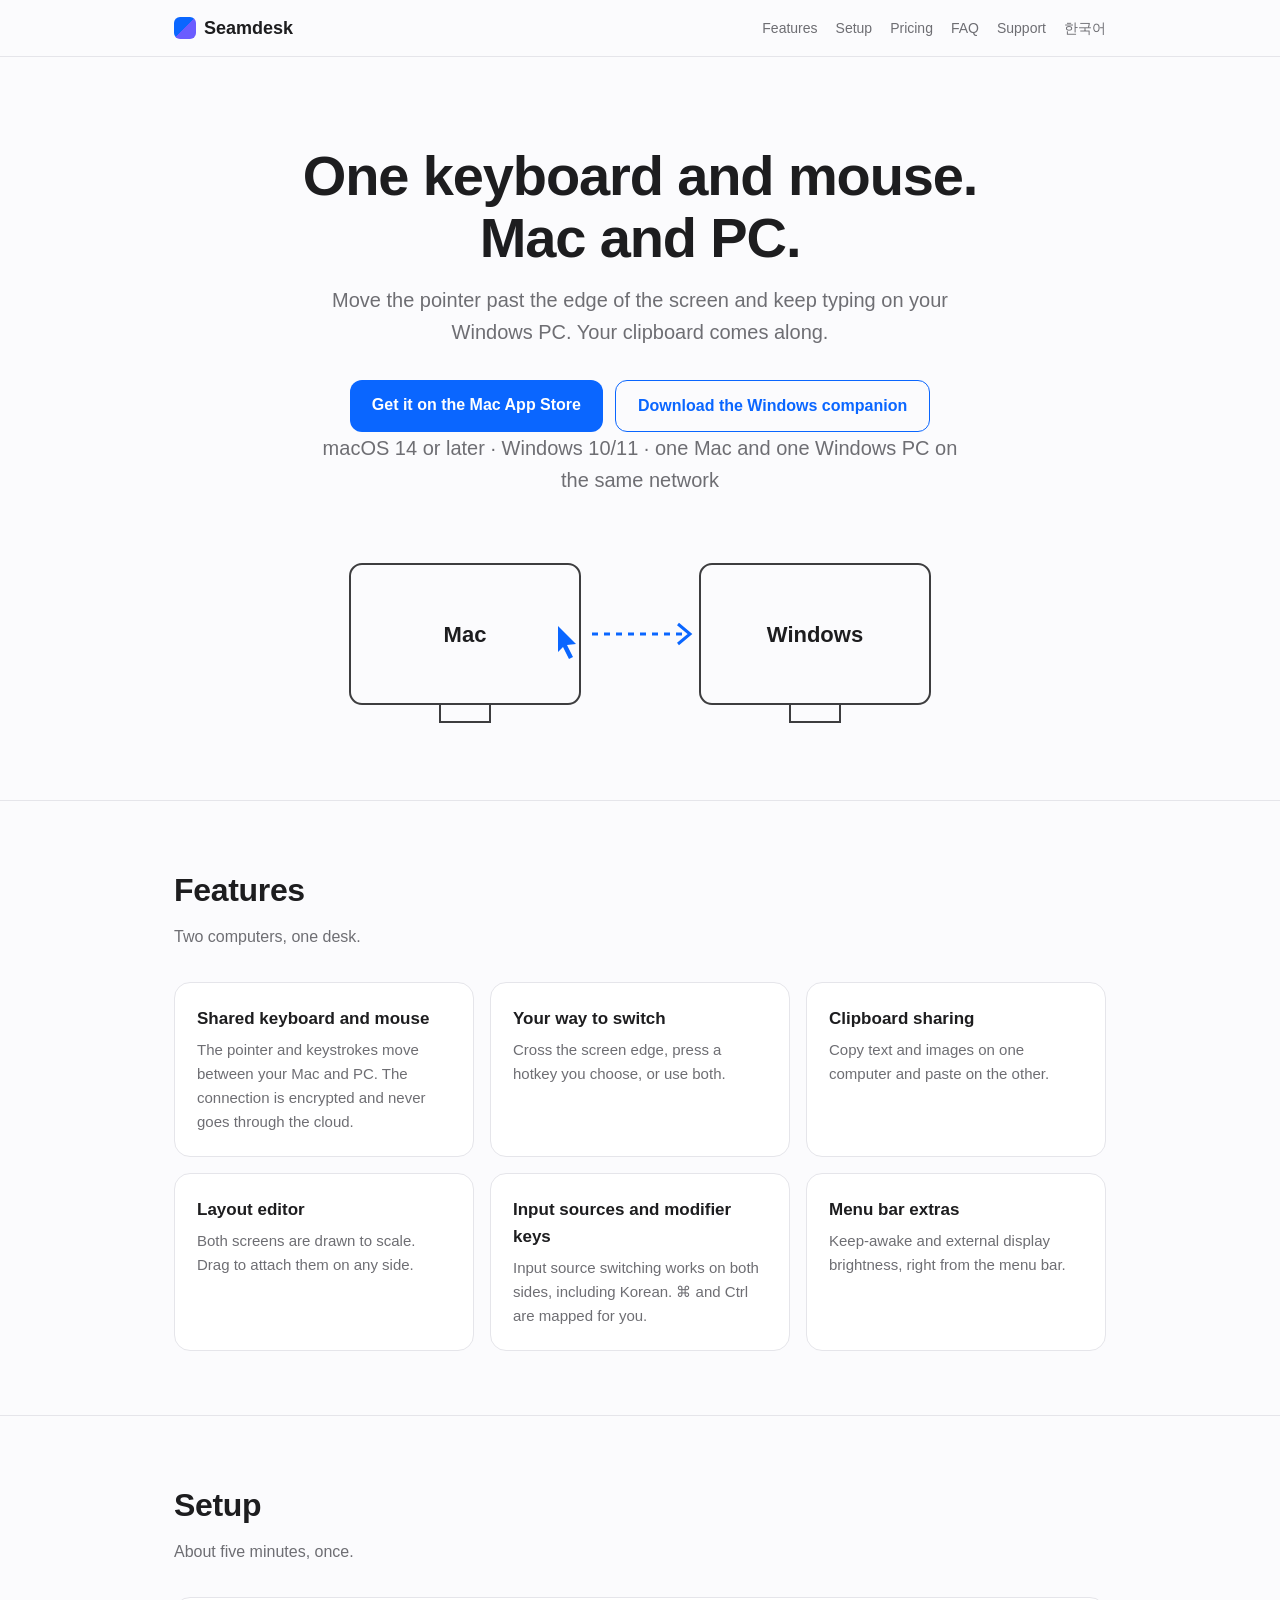
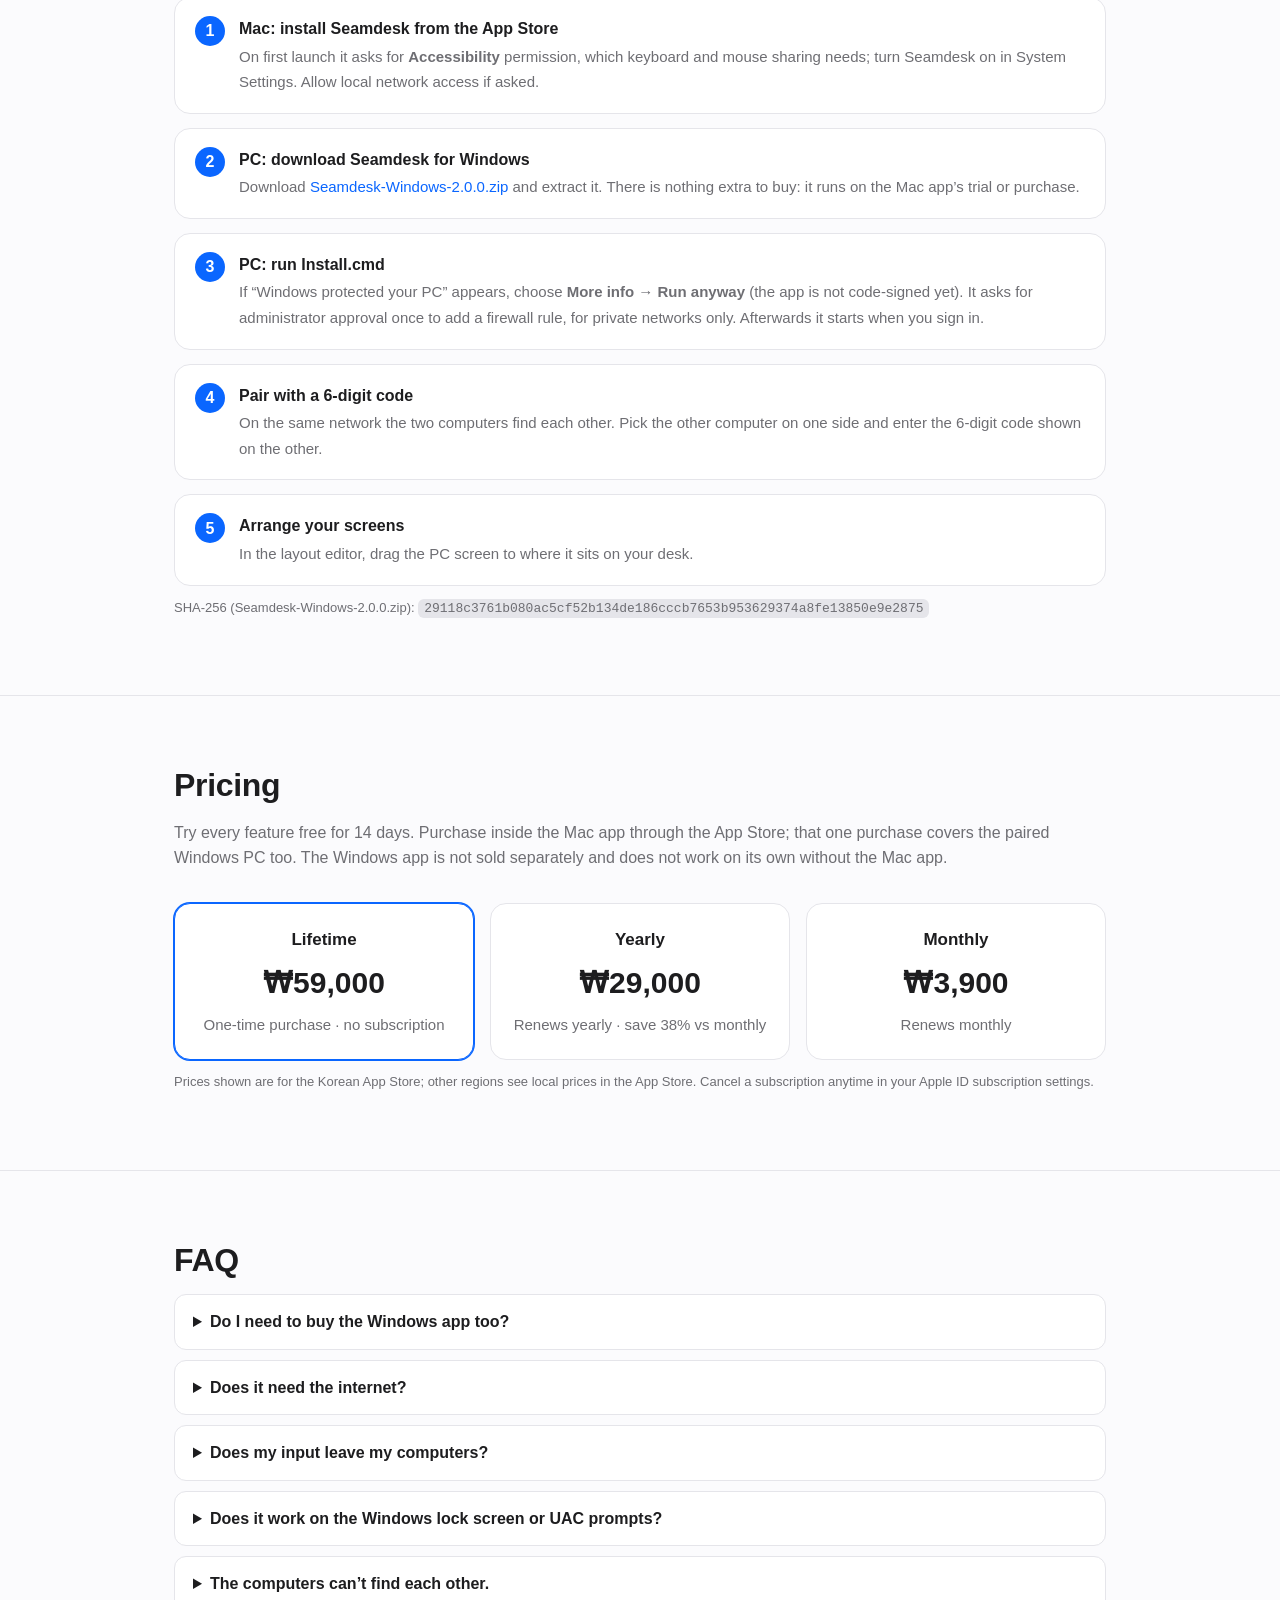
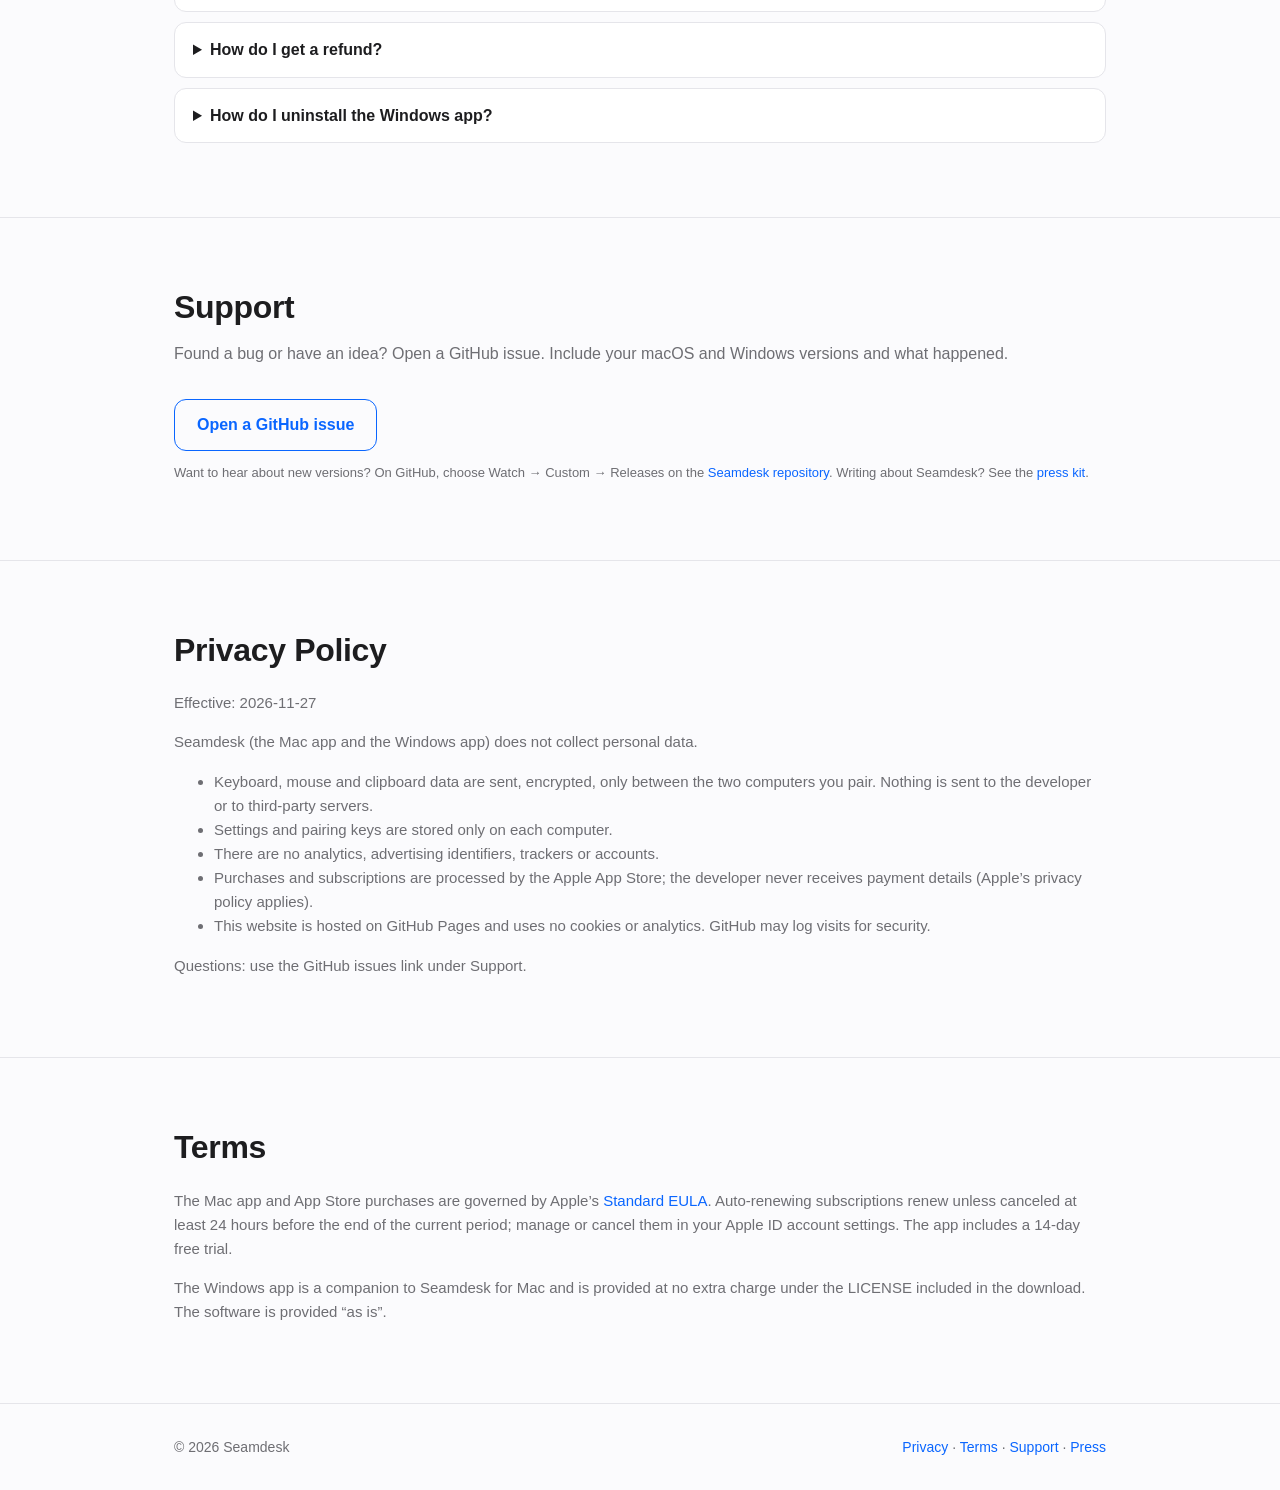
<file: index.html>
<!doctype html><html lang="en"><head><meta charset="utf-8"><meta name="viewport" content="width=device-width,initial-scale=1">
<title>Seamdesk — One keyboard and mouse for Mac and PC</title>
<meta name="description" content="Use one keyboard and mouse across your Mac and Windows PC. Move the pointer past the screen edge and keep typing on the other computer. Encrypted, no cloud.">
<link rel="alternate" hreflang="en" href="https://junebeomseo-beep.github.io/seamdesk/"><link rel="alternate" hreflang="ko" href="https://junebeomseo-beep.github.io/seamdesk/ko/">
<meta property="og:title" content="Seamdesk"><meta property="og:description" content="One keyboard and mouse for Mac and PC"><meta property="og:image" content="https://junebeomseo-beep.github.io/seamdesk/assets/og-en.jpg"><meta property="og:url" content="https://junebeomseo-beep.github.io/seamdesk/"><meta name="twitter:card" content="summary_large_image">
<link rel="stylesheet" href="style.css"></head><body>
<header><div class="wrap"><a class="logo" href="#top"><i></i>Seamdesk</a><nav>
<a href="#features">Features</a><a href="#setup">Setup</a><a href="#pricing">Pricing</a><a href="#faq">FAQ</a><a href="#support">Support</a><a href="ko/" hreflang="ko">한국어</a></nav></div></header>
<main id="top">
<div class="hero wrap"><h1>One keyboard and mouse.<br>Mac and PC.</h1>
<p>Move the pointer past the edge of the screen and keep typing on your Windows PC. Your clipboard comes along.</p>
<div class="btns"><a class="btn" href="https://apps.apple.com/app/id6839476326">Get it on the Mac App Store</a><a class="btn ghost" href="https://github.com/junebeomseo-beep/seamdesk/releases/download/v2.0.0/Seamdesk-Windows-2.0.0.zip">Download the Windows companion</a></div>
<p class="note">macOS 14 or later · Windows 10/11 · one Mac and one Windows PC on the same network</p>
<svg class="diagram" viewBox="0 0 620 200" role="img" aria-label="Mac and Windows PC sharing one keyboard and mouse"><g fill="none" stroke="currentColor" stroke-width="2" opacity=".85"><rect x="20" y="20" width="230" height="140" rx="12"/><rect x="370" y="20" width="230" height="140" rx="12"/><path d="M110 160v18h50v-18M460 160v18h50v-18"/></g><text x="135" y="98" text-anchor="middle" font-size="22" font-weight="700" fill="currentColor">Mac</text><text x="485" y="98" text-anchor="middle" font-size="22" font-weight="700" fill="currentColor">Windows</text><path d="M262 90h96" stroke="#0a66ff" stroke-width="3" stroke-dasharray="6 6"/><path d="M348 80l12 10-12 10" fill="none" stroke="#0a66ff" stroke-width="3"/><path d="M228 108l0-26 18 18-9 1 6 12-4 2-6-12z" fill="#0a66ff"/></svg></div>
<section id="features"><div class="wrap"><h2>Features</h2><p class="lead">Two computers, one desk.</p><div class="grid">
<div class="card"><h3>Shared keyboard and mouse</h3><p>The pointer and keystrokes move between your Mac and PC. The connection is encrypted and never goes through the cloud.</p></div>
<div class="card"><h3>Your way to switch</h3><p>Cross the screen edge, press a hotkey you choose, or use both.</p></div>
<div class="card"><h3>Clipboard sharing</h3><p>Copy text and images on one computer and paste on the other.</p></div>
<div class="card"><h3>Layout editor</h3><p>Both screens are drawn to scale. Drag to attach them on any side.</p></div>
<div class="card"><h3>Input sources and modifier keys</h3><p>Input source switching works on both sides, including Korean. ⌘ and Ctrl are mapped for you.</p></div>
<div class="card"><h3>Menu bar extras</h3><p>Keep-awake and external display brightness, right from the menu bar.</p></div>
</div></div></section>
<section id="setup"><div class="wrap"><h2>Setup</h2><p class="lead">About five minutes, once.</p><ol class="steps">
<li><b>Mac: install Seamdesk from the App Store</b><span>On first launch it asks for <b style="display:inline">Accessibility</b> permission, which keyboard and mouse sharing needs; turn Seamdesk on in System Settings. Allow local network access if asked.</span></li>
<li><b>PC: download Seamdesk for Windows</b><span>Download <a href="https://github.com/junebeomseo-beep/seamdesk/releases/download/v2.0.0/Seamdesk-Windows-2.0.0.zip">Seamdesk-Windows-2.0.0.zip</a> and extract it. There is nothing extra to buy: it runs on the Mac app’s trial or purchase.</span></li>
<li><b>PC: run Install.cmd</b><span>If “Windows protected your PC” appears, choose <b style="display:inline">More info → Run anyway</b> (the app is not code-signed yet). It asks for administrator approval once to add a firewall rule, for private networks only. Afterwards it starts when you sign in.</span></li>
<li><b>Pair with a 6-digit code</b><span>On the same network the two computers find each other. Pick the other computer on one side and enter the 6-digit code shown on the other.</span></li>
<li><b>Arrange your screens</b><span>In the layout editor, drag the PC screen to where it sits on your desk.</span></li>
</ol><p class="note">SHA-256 (Seamdesk-Windows-2.0.0.zip): <code>29118c3761b080ac5cf52b134de186cccb7653b953629374a8fe13850e9e2875</code></p></div></section>
<section id="pricing"><div class="wrap"><h2>Pricing</h2><p class="lead">Try every feature free for 14 days. Purchase inside the Mac app through the App Store; that one purchase covers the paired Windows PC too. The Windows app is not sold separately and does not work on its own without the Mac app.</p><div class="grid">
<div class="card price best"><h3>Lifetime</h3><div class="amt">₩59,000</div><p>One-time purchase · no subscription</p></div>
<div class="card price"><h3>Yearly</h3><div class="amt">₩29,000</div><p>Renews yearly · save 38% vs monthly</p></div>
<div class="card price"><h3>Monthly</h3><div class="amt">₩3,900</div><p>Renews monthly</p></div>
</div><p class="note">Prices shown are for the Korean App Store; other regions see local prices in the App Store. Cancel a subscription anytime in your Apple ID subscription settings.</p></div></section>
<section id="faq"><div class="wrap"><h2>FAQ</h2>
<details><summary>Do I need to buy the Windows app too?</summary><p>No. The Windows app is a companion to Seamdesk for Mac. It runs on the Mac app’s trial or purchase, and stops together with the Mac side when that ends.</p></details>
<details><summary>Does it need the internet?</summary><p>No. Both computers only need to be on the same local network. It uses TCP port 24810 and UDP port 24811.</p></details>
<details><summary>Does my input leave my computers?</summary><p>No. Keyboard, mouse and clipboard data travel encrypted only between your two paired computers. No servers, no accounts, no analytics.</p></details>
<details><summary>Does it work on the Windows lock screen or UAC prompts?</summary><p>No. Windows only allows input after you sign in, so use the PC’s own keyboard for the lock screen and UAC prompts.</p></details>
<details><summary>The computers can’t find each other.</summary><p>Check that both are on the same network, that the Windows network profile is “Private”, and that you approved the firewall prompt during install. Office and guest Wi-Fi often block device-to-device traffic.</p></details>
<details><summary>How do I get a refund?</summary><p>App Store refunds are handled by Apple. Request one at <a href="https://reportaproblem.apple.com">reportaproblem.apple.com</a>.</p></details>
<details><summary>How do I uninstall the Windows app?</summary><p>Run Uninstall.cmd from the extracted folder. It removes the app, the sign-in startup entry and the firewall rule.</p></details>
</div></section>
<section id="support"><div class="wrap"><h2>Support</h2><p class="lead">Found a bug or have an idea? Open a GitHub issue. Include your macOS and Windows versions and what happened.</p>
<a class="btn ghost" href="https://github.com/junebeomseo-beep/seamdesk/issues">Open a GitHub issue</a>
<p class="note">Want to hear about new versions? On GitHub, choose Watch → Custom → Releases on the <a href="https://github.com/junebeomseo-beep/seamdesk">Seamdesk repository</a>. Writing about Seamdesk? See the <a href="press/">press kit</a>.</p></div></section>
<section id="privacy" class="legal"><div class="wrap"><h2>Privacy Policy</h2><p>Effective: 2026-11-27</p>
<p>Seamdesk (the Mac app and the Windows app) does not collect personal data.</p><ul>
<li>Keyboard, mouse and clipboard data are sent, encrypted, only between the two computers you pair. Nothing is sent to the developer or to third-party servers.</li>
<li>Settings and pairing keys are stored only on each computer.</li>
<li>There are no analytics, advertising identifiers, trackers or accounts.</li>
<li>Purchases and subscriptions are processed by the Apple App Store; the developer never receives payment details (Apple’s privacy policy applies).</li>
<li>This website is hosted on GitHub Pages and uses no cookies or analytics. GitHub may log visits for security.</li></ul>
<p>Questions: use the GitHub issues link under Support.</p></div></section>
<section id="terms" class="legal"><div class="wrap"><h2>Terms</h2>
<p>The Mac app and App Store purchases are governed by Apple’s <a href="https://www.apple.com/legal/internet-services/itunes/dev/stdeula/">Standard EULA</a>. Auto-renewing subscriptions renew unless canceled at least 24 hours before the end of the current period; manage or cancel them in your Apple ID account settings. The app includes a 14-day free trial.</p>
<p>The Windows app is a companion to Seamdesk for Mac and is provided at no extra charge under the LICENSE included in the download. The software is provided “as is”.</p></div></section>
</main><footer><div class="wrap"><span>© 2026 Seamdesk</span><span><a href="#privacy">Privacy</a> · <a href="#terms">Terms</a> · <a href="#support">Support</a> · <a href="press/">Press</a></span></div></footer>
</body></html>
</file>
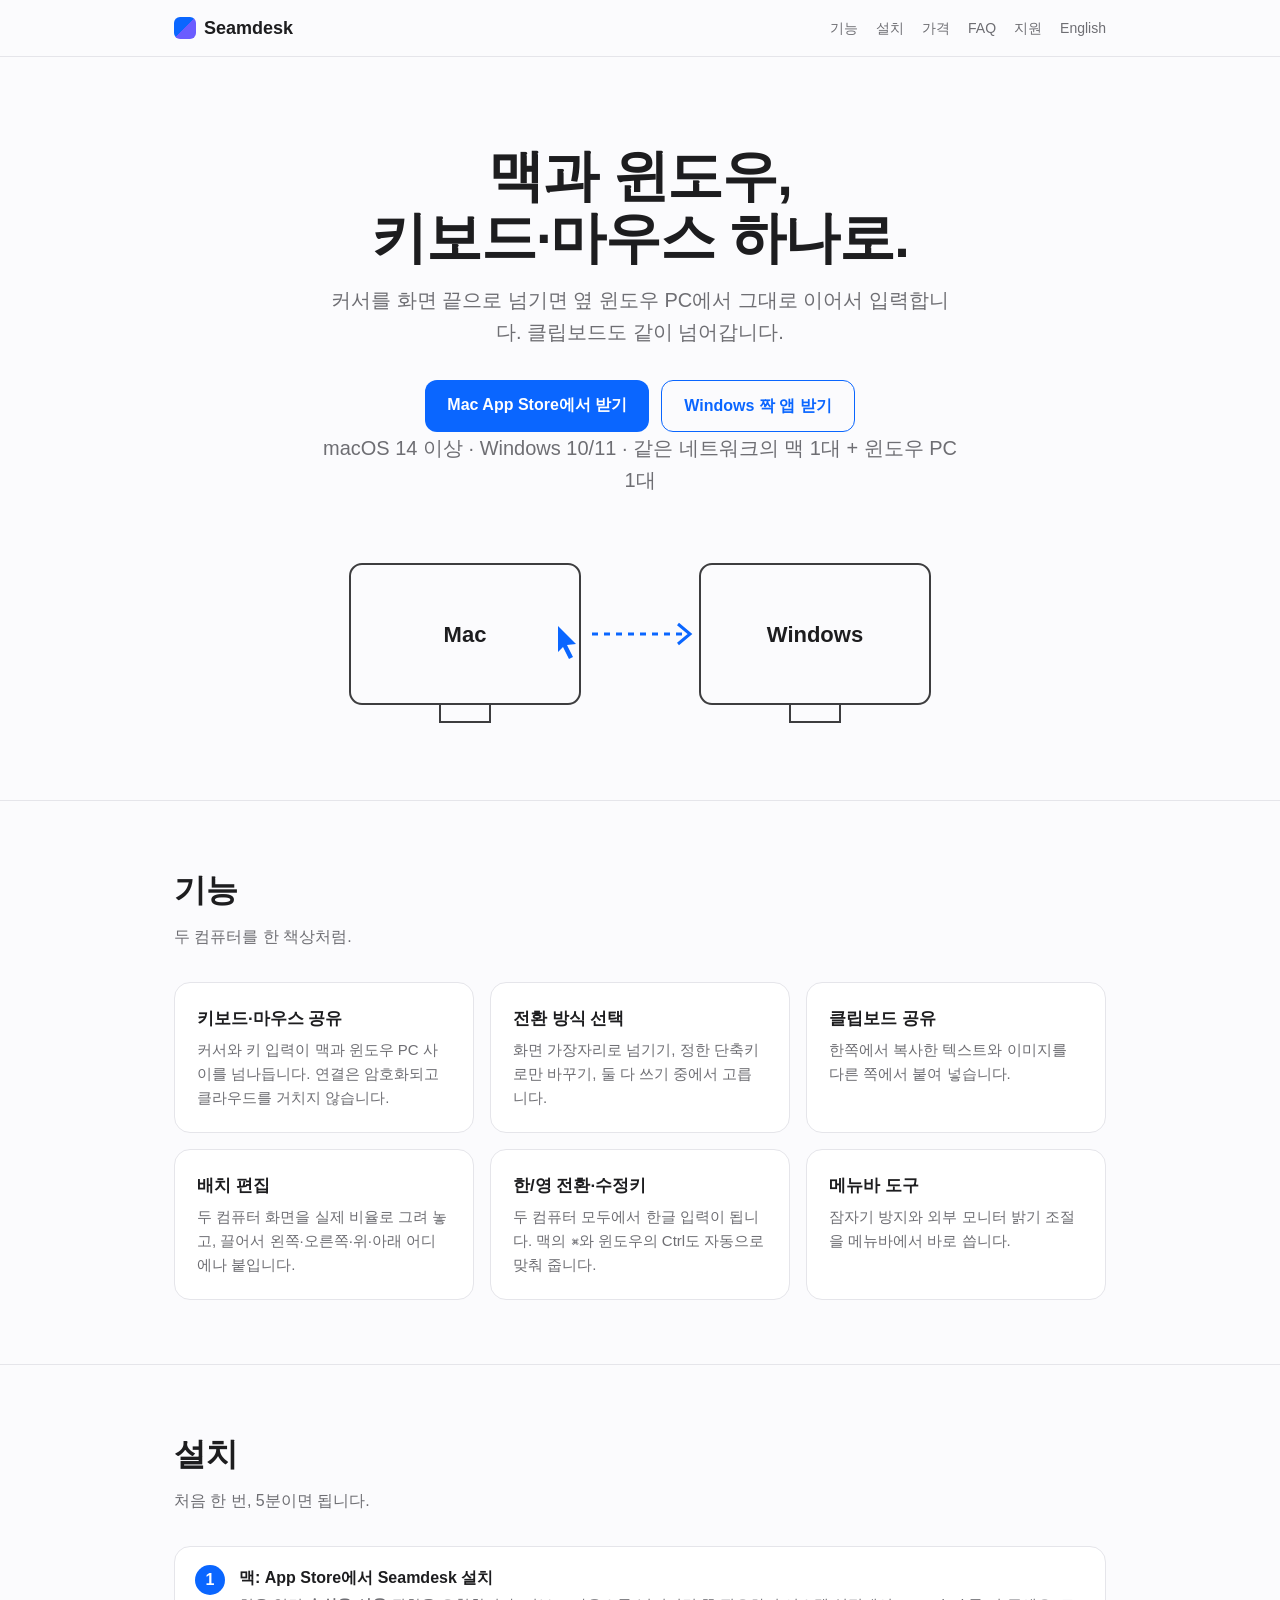
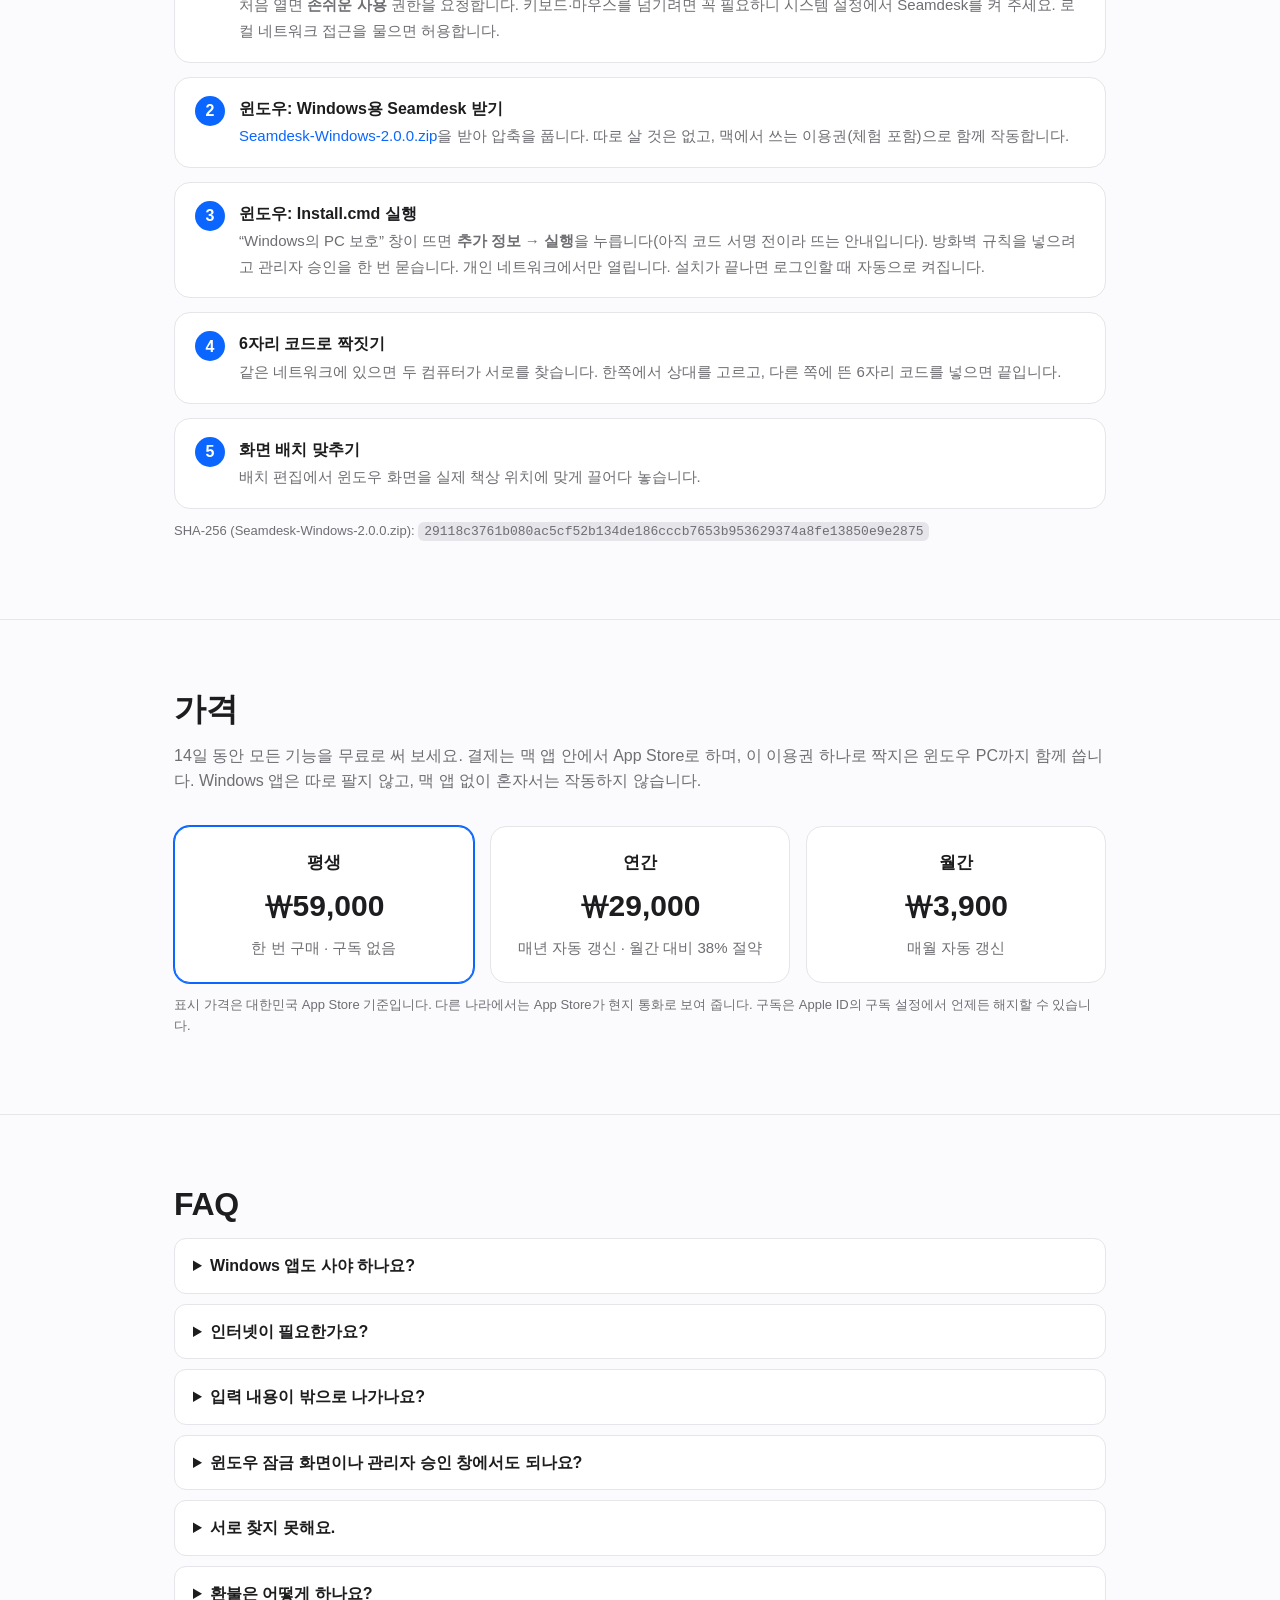
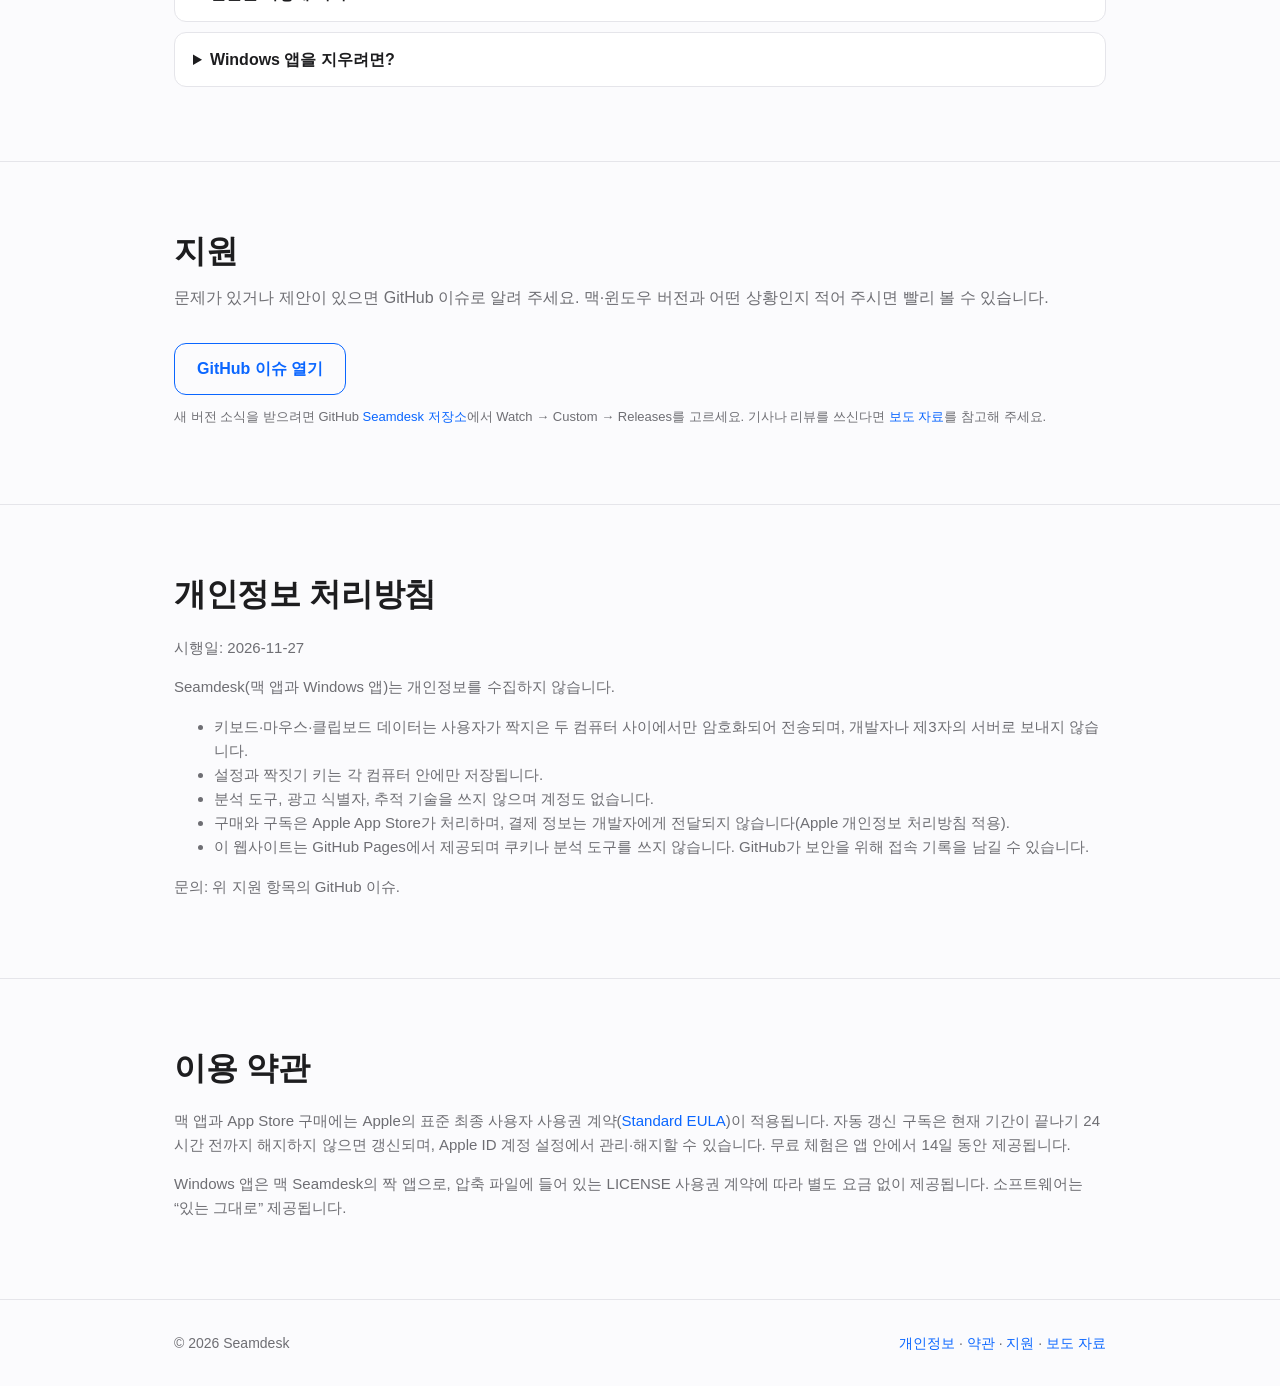
<file: ko/index.html>
<!doctype html><html lang="ko"><head><meta charset="utf-8"><meta name="viewport" content="width=device-width,initial-scale=1">
<title>Seamdesk — 맥과 윈도우를 키보드·마우스 하나로</title>
<meta name="description" content="맥과 윈도우 PC를 키보드·마우스 하나로 씁니다. 커서를 화면 끝으로 넘기면 옆 컴퓨터에서 이어서 입력합니다. 클라우드 없이 암호화 연결.">
<link rel="alternate" hreflang="en" href="https://junebeomseo-beep.github.io/seamdesk/"><link rel="alternate" hreflang="ko" href="https://junebeomseo-beep.github.io/seamdesk/ko/">
<meta property="og:title" content="Seamdesk"><meta property="og:description" content="맥·윈도우 키보드 마우스 공유"><meta property="og:image" content="https://junebeomseo-beep.github.io/seamdesk/assets/og-ko.jpg"><meta property="og:url" content="https://junebeomseo-beep.github.io/seamdesk/ko/"><meta name="twitter:card" content="summary_large_image">
<link rel="stylesheet" href="../style.css"></head><body>
<header><div class="wrap"><a class="logo" href="#top"><i></i>Seamdesk</a><nav>
<a href="#features">기능</a><a href="#setup">설치</a><a href="#pricing">가격</a><a href="#faq">FAQ</a><a href="#support">지원</a><a href="../" hreflang="en">English</a></nav></div></header>
<main id="top">
<div class="hero wrap"><h1>맥과 윈도우,<br>키보드·마우스 하나로.</h1>
<p>커서를 화면 끝으로 넘기면 옆 윈도우 PC에서 그대로 이어서 입력합니다. 클립보드도 같이 넘어갑니다.</p>
<div class="btns"><a class="btn" href="https://apps.apple.com/app/id6839476326">Mac App Store에서 받기</a><a class="btn ghost" href="https://github.com/junebeomseo-beep/seamdesk/releases/download/v2.0.0/Seamdesk-Windows-2.0.0.zip">Windows 짝 앱 받기</a></div>
<p class="note">macOS 14 이상 · Windows 10/11 · 같은 네트워크의 맥 1대 + 윈도우 PC 1대</p>
<svg class="diagram" viewBox="0 0 620 200" role="img" aria-label="Mac and Windows PC sharing one keyboard and mouse"><g fill="none" stroke="currentColor" stroke-width="2" opacity=".85"><rect x="20" y="20" width="230" height="140" rx="12"/><rect x="370" y="20" width="230" height="140" rx="12"/><path d="M110 160v18h50v-18M460 160v18h50v-18"/></g><text x="135" y="98" text-anchor="middle" font-size="22" font-weight="700" fill="currentColor">Mac</text><text x="485" y="98" text-anchor="middle" font-size="22" font-weight="700" fill="currentColor">Windows</text><path d="M262 90h96" stroke="#0a66ff" stroke-width="3" stroke-dasharray="6 6"/><path d="M348 80l12 10-12 10" fill="none" stroke="#0a66ff" stroke-width="3"/><path d="M228 108l0-26 18 18-9 1 6 12-4 2-6-12z" fill="#0a66ff"/></svg></div>
<section id="features"><div class="wrap"><h2>기능</h2><p class="lead">두 컴퓨터를 한 책상처럼.</p><div class="grid">
<div class="card"><h3>키보드·마우스 공유</h3><p>커서와 키 입력이 맥과 윈도우 PC 사이를 넘나듭니다. 연결은 암호화되고 클라우드를 거치지 않습니다.</p></div>
<div class="card"><h3>전환 방식 선택</h3><p>화면 가장자리로 넘기기, 정한 단축키로만 바꾸기, 둘 다 쓰기 중에서 고릅니다.</p></div>
<div class="card"><h3>클립보드 공유</h3><p>한쪽에서 복사한 텍스트와 이미지를 다른 쪽에서 붙여 넣습니다.</p></div>
<div class="card"><h3>배치 편집</h3><p>두 컴퓨터 화면을 실제 비율로 그려 놓고, 끌어서 왼쪽·오른쪽·위·아래 어디에나 붙입니다.</p></div>
<div class="card"><h3>한/영 전환·수정키</h3><p>두 컴퓨터 모두에서 한글 입력이 됩니다. 맥의 ⌘와 윈도우의 Ctrl도 자동으로 맞춰 줍니다.</p></div>
<div class="card"><h3>메뉴바 도구</h3><p>잠자기 방지와 외부 모니터 밝기 조절을 메뉴바에서 바로 씁니다.</p></div>
</div></div></section>
<section id="setup"><div class="wrap"><h2>설치</h2><p class="lead">처음 한 번, 5분이면 됩니다.</p><ol class="steps">
<li><b>맥: App Store에서 Seamdesk 설치</b><span>처음 열면 <b style="display:inline">손쉬운 사용</b> 권한을 요청합니다. 키보드·마우스를 넘기려면 꼭 필요하니 시스템 설정에서 Seamdesk를 켜 주세요. 로컬 네트워크 접근을 물으면 허용합니다.</span></li>
<li><b>윈도우: Windows용 Seamdesk 받기</b><span><a href="https://github.com/junebeomseo-beep/seamdesk/releases/download/v2.0.0/Seamdesk-Windows-2.0.0.zip">Seamdesk-Windows-2.0.0.zip</a>을 받아 압축을 풉니다. 따로 살 것은 없고, 맥에서 쓰는 이용권(체험 포함)으로 함께 작동합니다.</span></li>
<li><b>윈도우: Install.cmd 실행</b><span>“Windows의 PC 보호” 창이 뜨면 <b style="display:inline">추가 정보 → 실행</b>을 누릅니다(아직 코드 서명 전이라 뜨는 안내입니다). 방화벽 규칙을 넣으려고 관리자 승인을 한 번 묻습니다. 개인 네트워크에서만 열립니다. 설치가 끝나면 로그인할 때 자동으로 켜집니다.</span></li>
<li><b>6자리 코드로 짝짓기</b><span>같은 네트워크에 있으면 두 컴퓨터가 서로를 찾습니다. 한쪽에서 상대를 고르고, 다른 쪽에 뜬 6자리 코드를 넣으면 끝입니다.</span></li>
<li><b>화면 배치 맞추기</b><span>배치 편집에서 윈도우 화면을 실제 책상 위치에 맞게 끌어다 놓습니다.</span></li>
</ol><p class="note">SHA-256 (Seamdesk-Windows-2.0.0.zip): <code>29118c3761b080ac5cf52b134de186cccb7653b953629374a8fe13850e9e2875</code></p></div></section>
<section id="pricing"><div class="wrap"><h2>가격</h2><p class="lead">14일 동안 모든 기능을 무료로 써 보세요. 결제는 맥 앱 안에서 App Store로 하며, 이 이용권 하나로 짝지은 윈도우 PC까지 함께 씁니다. Windows 앱은 따로 팔지 않고, 맥 앱 없이 혼자서는 작동하지 않습니다.</p><div class="grid">
<div class="card price best"><h3>평생</h3><div class="amt">₩59,000</div><p>한 번 구매 · 구독 없음</p></div>
<div class="card price"><h3>연간</h3><div class="amt">₩29,000</div><p>매년 자동 갱신 · 월간 대비 38% 절약</p></div>
<div class="card price"><h3>월간</h3><div class="amt">₩3,900</div><p>매월 자동 갱신</p></div>
</div><p class="note">표시 가격은 대한민국 App Store 기준입니다. 다른 나라에서는 App Store가 현지 통화로 보여 줍니다. 구독은 Apple ID의 구독 설정에서 언제든 해지할 수 있습니다.</p></div></section>
<section id="faq"><div class="wrap"><h2>FAQ</h2>
<details><summary>Windows 앱도 사야 하나요?</summary><p>아니요. Windows 앱은 맥 Seamdesk와 짝지어 쓰는 짝 앱입니다. 맥에서 체험하거나 구매한 이용권으로 함께 작동하고, 맥 이용권이 끝나면 윈도우 쪽도 같이 멈춥니다.</p></details>
<details><summary>인터넷이 필요한가요?</summary><p>아니요. 두 컴퓨터가 같은 로컬 네트워크(공유기)에 있으면 됩니다. 연결은 TCP 24810, UDP 24811 포트를 씁니다.</p></details>
<details><summary>입력 내용이 밖으로 나가나요?</summary><p>아니요. 키보드·마우스·클립보드 내용은 짝지은 두 컴퓨터 사이에서만 암호화되어 오갑니다. 서버도, 계정도, 분석 도구도 없습니다.</p></details>
<details><summary>윈도우 잠금 화면이나 관리자 승인 창에서도 되나요?</summary><p>아니요. Windows 보안 정책상 로그인한 뒤의 화면에서만 입력을 넣을 수 있습니다. 잠금 화면과 관리자 승인 창은 PC의 키보드로 눌러 주세요.</p></details>
<details><summary>서로 찾지 못해요.</summary><p>두 컴퓨터가 같은 네트워크에 있는지, 윈도우 네트워크가 “개인”으로 되어 있는지, 설치 때 방화벽 승인을 했는지 확인하세요. 회사·게스트 와이파이는 기기 간 통신을 막기도 합니다.</p></details>
<details><summary>환불은 어떻게 하나요?</summary><p>App Store 구매의 환불은 Apple이 처리합니다. <a href="https://reportaproblem.apple.com">reportaproblem.apple.com</a>에서 요청하세요.</p></details>
<details><summary>Windows 앱을 지우려면?</summary><p>받은 폴더의 Uninstall.cmd를 실행하면 앱, 자동 시작, 방화벽 규칙을 지웁니다.</p></details>
</div></section>
<section id="support"><div class="wrap"><h2>지원</h2><p class="lead">문제가 있거나 제안이 있으면 GitHub 이슈로 알려 주세요. 맥·윈도우 버전과 어떤 상황인지 적어 주시면 빨리 볼 수 있습니다.</p>
<a class="btn ghost" href="https://github.com/junebeomseo-beep/seamdesk/issues">GitHub 이슈 열기</a>
<p class="note">새 버전 소식을 받으려면 GitHub <a href="https://github.com/junebeomseo-beep/seamdesk">Seamdesk 저장소</a>에서 Watch → Custom → Releases를 고르세요. 기사나 리뷰를 쓰신다면 <a href="../press/">보도 자료</a>를 참고해 주세요.</p></div></section>
<section id="privacy" class="legal"><div class="wrap"><h2>개인정보 처리방침</h2><p>시행일: 2026-11-27</p>
<p>Seamdesk(맥 앱과 Windows 앱)는 개인정보를 수집하지 않습니다.</p><ul>
<li>키보드·마우스·클립보드 데이터는 사용자가 짝지은 두 컴퓨터 사이에서만 암호화되어 전송되며, 개발자나 제3자의 서버로 보내지 않습니다.</li>
<li>설정과 짝짓기 키는 각 컴퓨터 안에만 저장됩니다.</li>
<li>분석 도구, 광고 식별자, 추적 기술을 쓰지 않으며 계정도 없습니다.</li>
<li>구매와 구독은 Apple App Store가 처리하며, 결제 정보는 개발자에게 전달되지 않습니다(Apple 개인정보 처리방침 적용).</li>
<li>이 웹사이트는 GitHub Pages에서 제공되며 쿠키나 분석 도구를 쓰지 않습니다. GitHub가 보안을 위해 접속 기록을 남길 수 있습니다.</li></ul>
<p>문의: 위 지원 항목의 GitHub 이슈.</p></div></section>
<section id="terms" class="legal"><div class="wrap"><h2>이용 약관</h2>
<p>맥 앱과 App Store 구매에는 Apple의 표준 최종 사용자 사용권 계약(<a href="https://www.apple.com/legal/internet-services/itunes/dev/stdeula/">Standard EULA</a>)이 적용됩니다. 자동 갱신 구독은 현재 기간이 끝나기 24시간 전까지 해지하지 않으면 갱신되며, Apple ID 계정 설정에서 관리·해지할 수 있습니다. 무료 체험은 앱 안에서 14일 동안 제공됩니다.</p>
<p>Windows 앱은 맥 Seamdesk의 짝 앱으로, 압축 파일에 들어 있는 LICENSE 사용권 계약에 따라 별도 요금 없이 제공됩니다. 소프트웨어는 “있는 그대로” 제공됩니다.</p></div></section>
</main><footer><div class="wrap"><span>© 2026 Seamdesk</span><span><a href="#privacy">개인정보</a> · <a href="#terms">약관</a> · <a href="#support">지원</a> · <a href="../press/">보도 자료</a></span></div></footer>
</body></html>
</file>
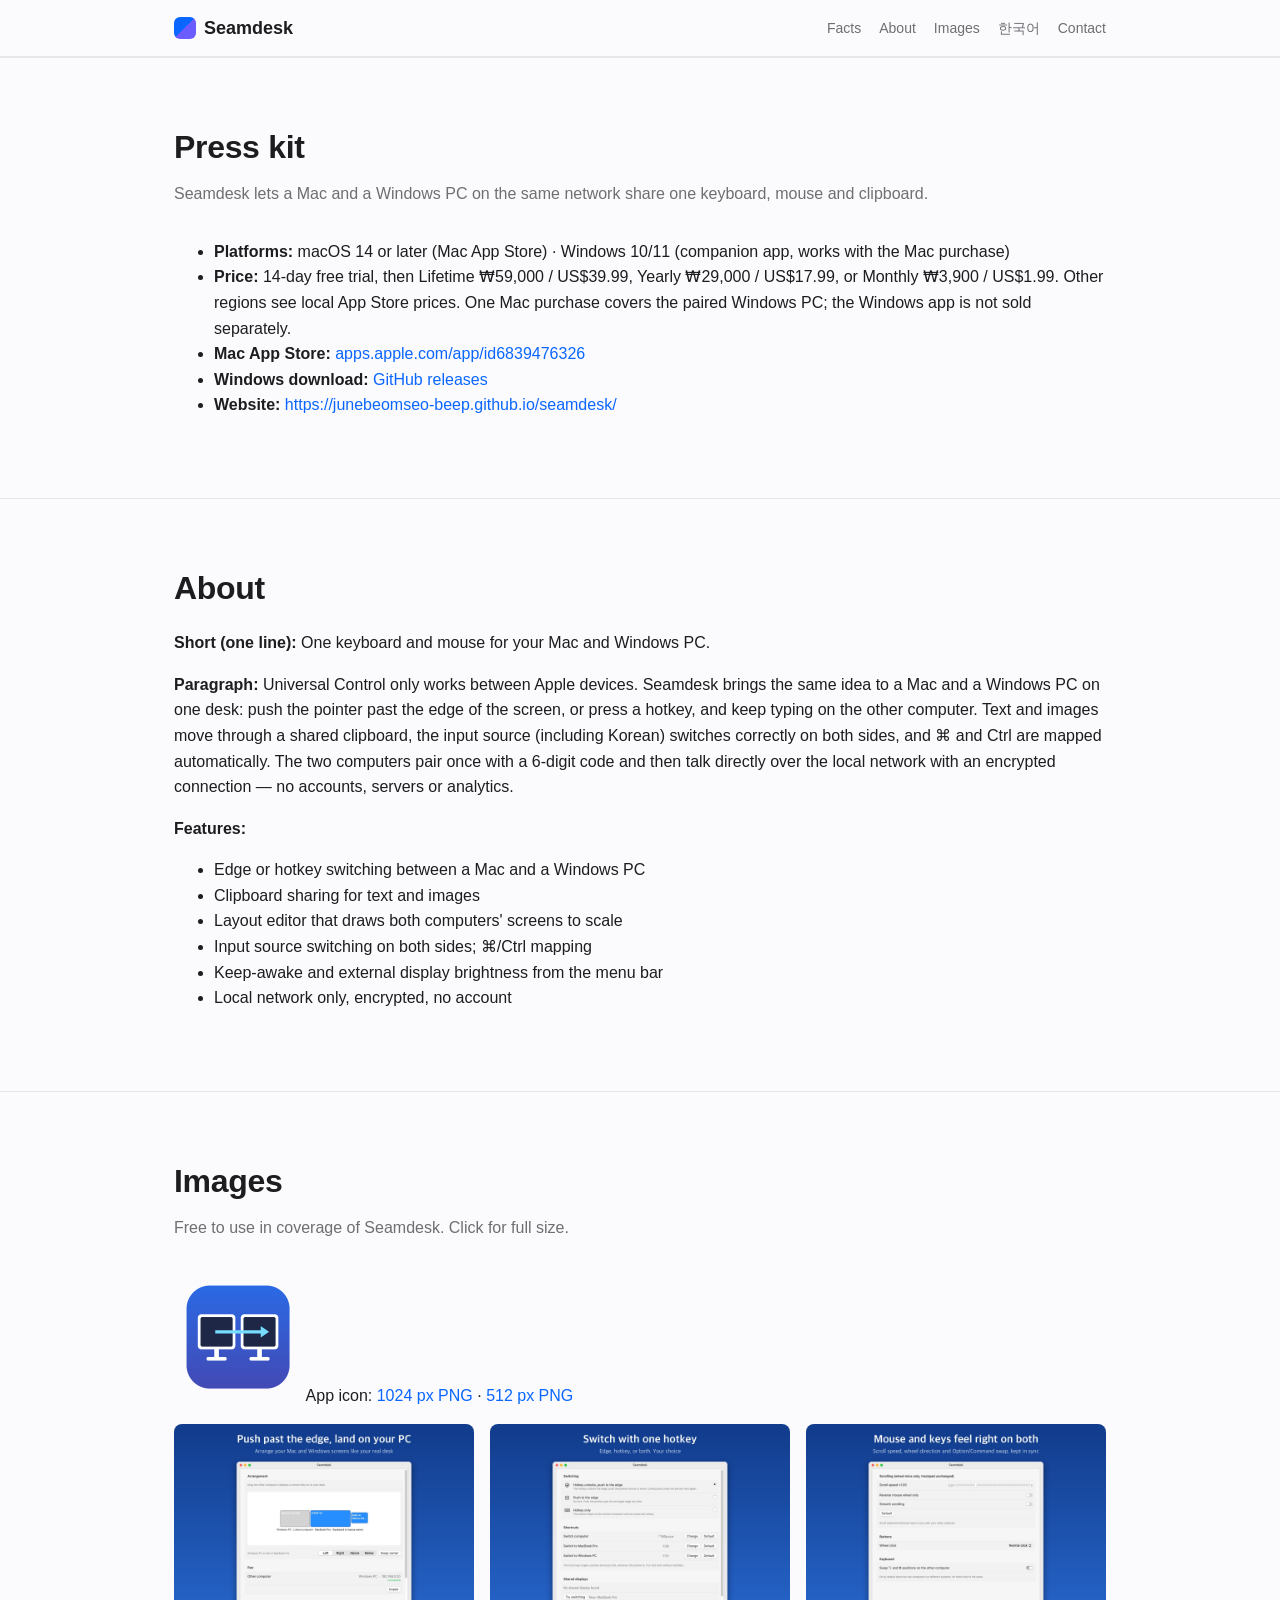
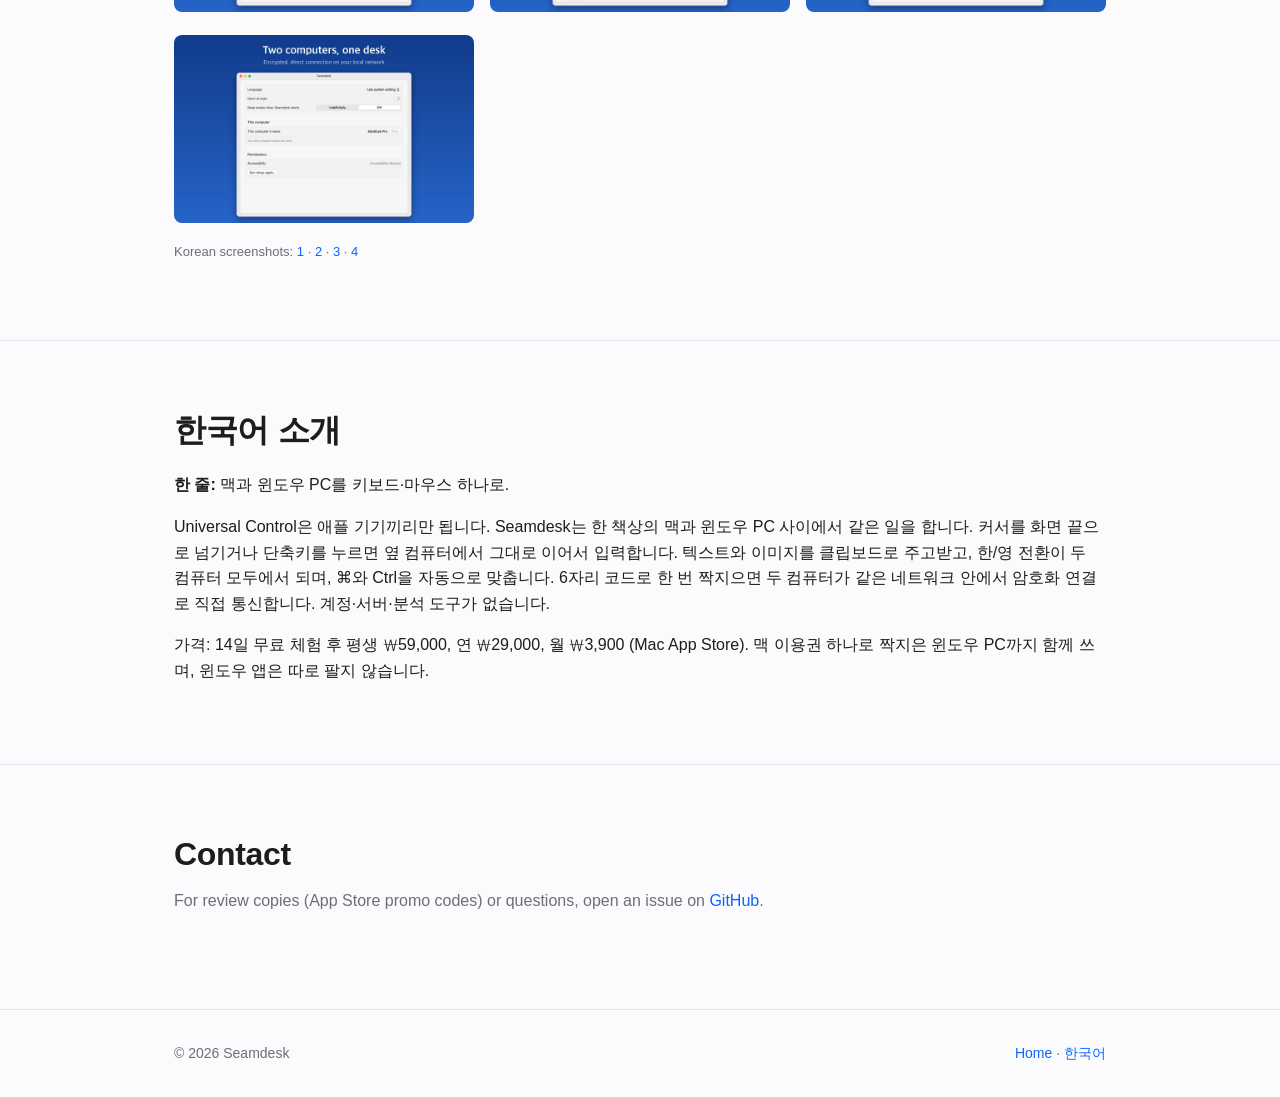
<file: press/index.html>
<!doctype html><html lang="en"><head><meta charset="utf-8"><meta name="viewport" content="width=device-width,initial-scale=1">
<title>Seamdesk — Press kit</title><meta name="description" content="Seamdesk press kit: fact sheet, description, icon and screenshots.">
<meta property="og:title" content="Seamdesk press kit"><meta property="og:image" content="https://junebeomseo-beep.github.io/seamdesk/assets/og-en.jpg">
<link rel="stylesheet" href="../style.css"></head><body>
<header><div class="wrap"><a class="logo" href="../"><i></i>Seamdesk</a><nav><a href="#facts">Facts</a><a href="#about">About</a><a href="#assets">Images</a><a href="#ko">한국어</a><a href="#contact">Contact</a></nav></div></header>
<main>
<section id="facts"><div class="wrap"><h2>Press kit</h2><p class="lead">Seamdesk lets a Mac and a Windows PC on the same network share one keyboard, mouse and clipboard.</p>
<ul>
<li><b>Platforms:</b> macOS 14 or later (Mac App Store) · Windows 10/11 (companion app, works with the Mac purchase)</li>
<li><b>Price:</b> 14-day free trial, then Lifetime ₩59,000 / US$39.99, Yearly ₩29,000 / US$17.99, or Monthly ₩3,900 / US$1.99. Other regions see local App Store prices. One Mac purchase covers the paired Windows PC; the Windows app is not sold separately.</li>
<li><b>Mac App Store:</b> <a href="https://apps.apple.com/app/id6839476326">apps.apple.com/app/id6839476326</a></li>
<li><b>Windows download:</b> <a href="https://github.com/junebeomseo-beep/seamdesk/releases/latest">GitHub releases</a></li>
<li><b>Website:</b> <a href="../">https://junebeomseo-beep.github.io/seamdesk/</a></li></ul></div></section>
<section id="about"><div class="wrap"><h2>About</h2>
<p><b>Short (one line):</b> One keyboard and mouse for your Mac and Windows PC.</p>
<p><b>Paragraph:</b> Universal Control only works between Apple devices. Seamdesk brings the same idea to a Mac and a Windows PC on one desk: push the pointer past the edge of the screen, or press a hotkey, and keep typing on the other computer. Text and images move through a shared clipboard, the input source (including Korean) switches correctly on both sides, and ⌘ and Ctrl are mapped automatically. The two computers pair once with a 6-digit code and then talk directly over the local network with an encrypted connection — no accounts, servers or analytics.</p>
<p><b>Features:</b></p><ul>
<li>Edge or hotkey switching between a Mac and a Windows PC</li>
<li>Clipboard sharing for text and images</li>
<li>Layout editor that draws both computers' screens to scale</li>
<li>Input source switching on both sides; ⌘/Ctrl mapping</li>
<li>Keep-awake and external display brightness from the menu bar</li>
<li>Local network only, encrypted, no account</li></ul></div></section>
<section id="assets"><div class="wrap"><h2>Images</h2><p class="lead">Free to use in coverage of Seamdesk. Click for full size.</p>
<p><a href="seamdesk-icon-1024.png"><img src="seamdesk-icon-512.png" alt="Seamdesk app icon" width="128" height="128"></a> App icon: <a href="seamdesk-icon-1024.png">1024 px PNG</a> · <a href="seamdesk-icon-512.png">512 px PNG</a></p>
<div class="grid"><a href="store-en-1-link.jpg"><img src="store-en-1-link.jpg" alt="Seamdesk screenshot" loading="lazy" style="width:100%;border-radius:8px"></a>
<a href="store-en-2-switch.jpg"><img src="store-en-2-switch.jpg" alt="Seamdesk screenshot" loading="lazy" style="width:100%;border-radius:8px"></a>
<a href="store-en-3-input.jpg"><img src="store-en-3-input.jpg" alt="Seamdesk screenshot" loading="lazy" style="width:100%;border-radius:8px"></a>
<a href="store-en-4-general.jpg"><img src="store-en-4-general.jpg" alt="Seamdesk screenshot" loading="lazy" style="width:100%;border-radius:8px"></a></div>
<p class="note">Korean screenshots: <a href="store-ko-1-link.jpg">1</a> · <a href="store-ko-2-switch.jpg">2</a> · <a href="store-ko-3-input.jpg">3</a> · <a href="store-ko-4-general.jpg">4</a></p></div></section>
<section id="ko"><div class="wrap"><h2>한국어 소개</h2>
<p><b>한 줄:</b> 맥과 윈도우 PC를 키보드·마우스 하나로.</p>
<p>Universal Control은 애플 기기끼리만 됩니다. Seamdesk는 한 책상의 맥과 윈도우 PC 사이에서 같은 일을 합니다. 커서를 화면 끝으로 넘기거나 단축키를 누르면 옆 컴퓨터에서 그대로 이어서 입력합니다. 텍스트와 이미지를 클립보드로 주고받고, 한/영 전환이 두 컴퓨터 모두에서 되며, ⌘와 Ctrl을 자동으로 맞춥니다. 6자리 코드로 한 번 짝지으면 두 컴퓨터가 같은 네트워크 안에서 암호화 연결로 직접 통신합니다. 계정·서버·분석 도구가 없습니다.</p>
<p>가격: 14일 무료 체험 후 평생 ₩59,000, 연 ₩29,000, 월 ₩3,900 (Mac App Store). 맥 이용권 하나로 짝지은 윈도우 PC까지 함께 쓰며, 윈도우 앱은 따로 팔지 않습니다.</p></div></section>
<section id="contact"><div class="wrap"><h2>Contact</h2><p class="lead">For review copies (App Store promo codes) or questions, open an issue on <a href="https://github.com/junebeomseo-beep/seamdesk/issues">GitHub</a>.</p></div></section>
</main><footer><div class="wrap"><span>© 2026 Seamdesk</span><span><a href="../">Home</a> · <a href="../ko/">한국어</a></span></div></footer></body></html>
</file>
<file: style.css>
:root{--bg:#fbfbfd;--fg:#1d1d1f;--mut:#6e6e73;--line:#e5e5ea;--acc:#0a66ff;--card:#fff}
@media (prefers-color-scheme:dark){:root{--bg:#0f0f11;--fg:#f5f5f7;--mut:#a1a1a6;--line:#2c2c30;--acc:#4d8dff;--card:#18181b}}
*{box-sizing:border-box}html{scroll-behavior:smooth}
body{margin:0;font:16px/1.6 -apple-system,BlinkMacSystemFont,"Apple SD Gothic Neo","Segoe UI",Roboto,sans-serif;background:var(--bg);color:var(--fg)}
a{color:var(--acc);text-decoration:none}a:hover{text-decoration:underline}
.wrap{max-width:980px;margin:0 auto;padding:0 24px}
header{position:sticky;top:0;background:color-mix(in srgb,var(--bg) 85%,transparent);backdrop-filter:blur(12px);border-bottom:1px solid var(--line);z-index:9}
header .wrap{display:flex;align-items:center;gap:20px;height:56px}
.logo{font-weight:700;font-size:18px;color:var(--fg);display:flex;align-items:center;gap:8px}
.logo i{display:inline-block;width:22px;height:22px;border-radius:6px;background:linear-gradient(135deg,#0a66ff 50%,#6b5cff 50%)}
nav{display:flex;gap:18px;margin-left:auto;font-size:14px}nav a{color:var(--mut)}
.hero{text-align:center;padding:88px 24px 56px}
.hero h1{font-size:clamp(34px,6vw,56px);line-height:1.1;margin:0 0 16px;letter-spacing:-.02em}
.hero p{font-size:20px;color:var(--mut);max-width:640px;margin:0 auto 32px}
.btns{display:flex;gap:12px;justify-content:center;flex-wrap:wrap}
.btn{display:inline-block;padding:12px 22px;border-radius:12px;background:var(--acc);color:#fff;font-weight:600}
.btn.ghost{background:transparent;color:var(--acc);border:1px solid var(--acc)}.btn:hover{text-decoration:none;opacity:.9}
.note{font-size:13px;color:var(--mut);margin-top:12px}
.diagram{display:block;width:100%;margin:48px auto 0;max-width:620px}
@media (max-width:720px){nav a:not([hreflang]){display:none}.hero{padding:56px 24px 40px}.hero p{font-size:17px}}
body{overflow-x:hidden}
section{padding:64px 0;border-top:1px solid var(--line)}
h2{font-size:32px;margin:0 0 8px;letter-spacing:-.01em}.lead{color:var(--mut);margin:0 0 32px}
.grid{display:grid;grid-template-columns:repeat(auto-fit,minmax(260px,1fr));gap:16px}
.card{background:var(--card);border:1px solid var(--line);border-radius:16px;padding:22px}
.card h3{margin:0 0 6px;font-size:17px}.card p{margin:0;color:var(--mut);font-size:15px}
ol.steps{counter-reset:s;list-style:none;padding:0;margin:0;display:grid;gap:14px}
ol.steps li{counter-increment:s;background:var(--card);border:1px solid var(--line);border-radius:16px;padding:18px 20px 18px 64px;position:relative}
ol.steps li:before{content:counter(s);position:absolute;left:20px;top:18px;width:30px;height:30px;border-radius:50%;background:var(--acc);color:#fff;font-weight:700;display:flex;align-items:center;justify-content:center}
ol.steps b{display:block;margin-bottom:2px}ol.steps span{color:var(--mut);font-size:15px}
.price{text-align:center}.price .amt{font-size:30px;font-weight:700;margin:6px 0}.price.best{border-color:var(--acc);box-shadow:0 0 0 1px var(--acc)}
details{background:var(--card);border:1px solid var(--line);border-radius:12px;padding:14px 18px;margin-bottom:10px}
summary{cursor:pointer;font-weight:600}details p{color:var(--mut);margin:10px 0 0}
.legal p,.legal li{color:var(--mut);font-size:15px}.legal h3{margin:24px 0 6px;font-size:17px}
code{font:13px ui-monospace,SFMono-Regular,Menlo,monospace;background:var(--line);padding:2px 6px;border-radius:6px;word-break:break-all}
footer{border-top:1px solid var(--line);padding:32px 0;color:var(--mut);font-size:14px}
footer .wrap{display:flex;gap:16px;flex-wrap:wrap;justify-content:space-between}
</file>
